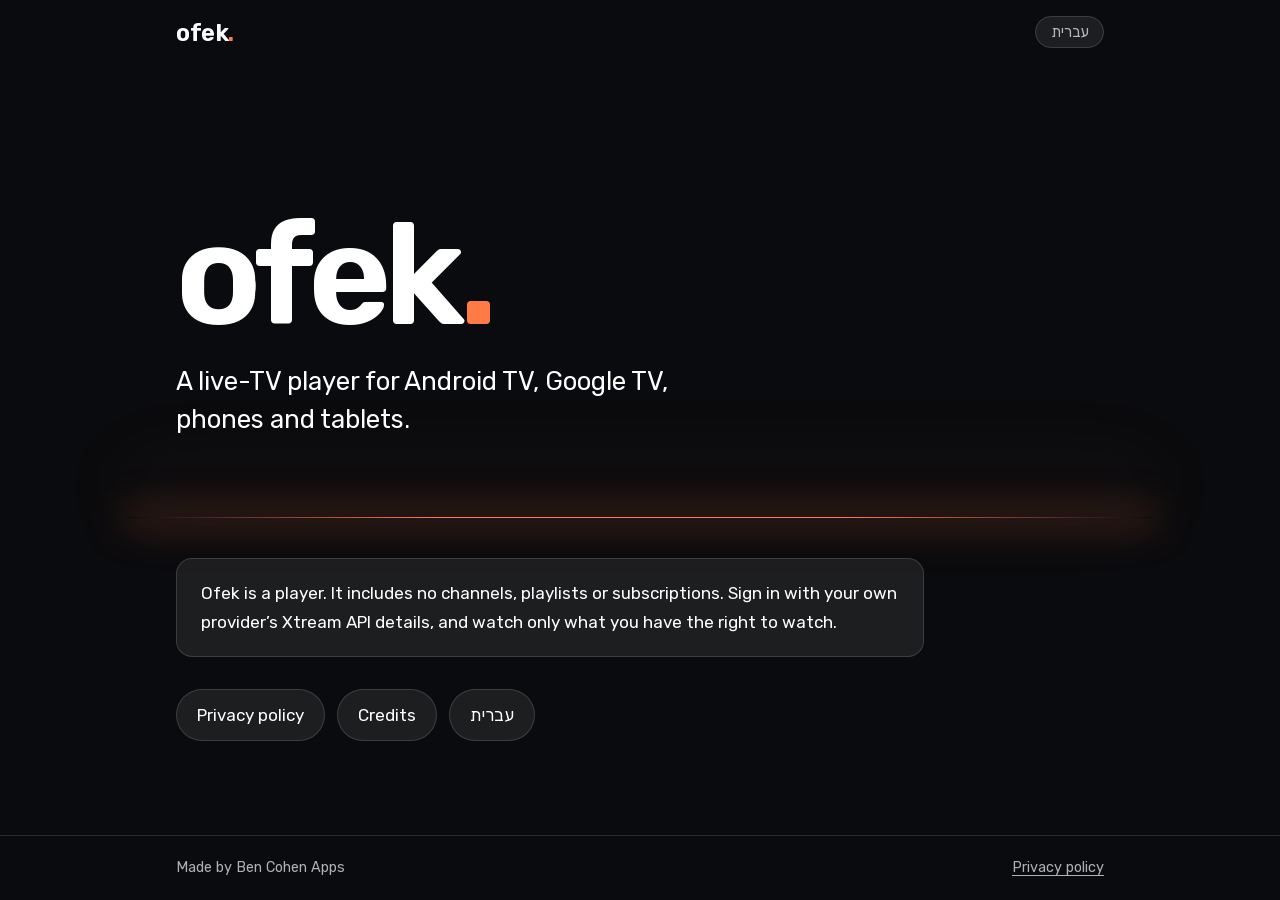
<file: index.html>
<!DOCTYPE html>
<html lang="en">
<head>
<meta charset="utf-8">
<meta name="viewport" content="width=device-width, initial-scale=1">
<title>Ofek</title>
<meta name="description" content="Ofek is a live-TV player for Android TV, Google TV, phones and tablets. It includes no channels.">
<meta name="theme-color" content="#0A0B0E">
<link rel="alternate" hreflang="he" href="he/">
<link rel="preload" href="assets/fonts/rubik-latin.woff2" as="font" type="font/woff2" crossorigin>
<link rel="stylesheet" href="assets/site.css">
</head>
<body>
<header class="bar">
<a class="mark" dir="ltr" href="./" aria-label="Ofek">ofek<i>.</i></a>
<nav class="lang" aria-label="Language"><a href="he/" hreflang="he" lang="he">עברית</a></nav>
</header>
<main>
<section class="hero">
<h1>ofek<i>.</i></h1>
<p class="lead">A live-TV player for Android TV, Google TV, phones and tablets.</p>
</section>
<div class="note"><p>Ofek is a player. It includes no channels, playlists or subscriptions. Sign in with your own provider’s Xtream API details, and watch only what you have the right to watch.</p></div>
<ul class="links">
<li><a href="privacy/">Privacy policy</a></li>
<li><a href="credits/">Credits</a></li>
<li><a href="he/" hreflang="he" lang="he">עברית</a></li>
</ul>
</main>
<footer><div><span>Made by Ben Cohen Apps</span><a href="privacy/">Privacy policy</a></div></footer>
</body>
</html>
</file>
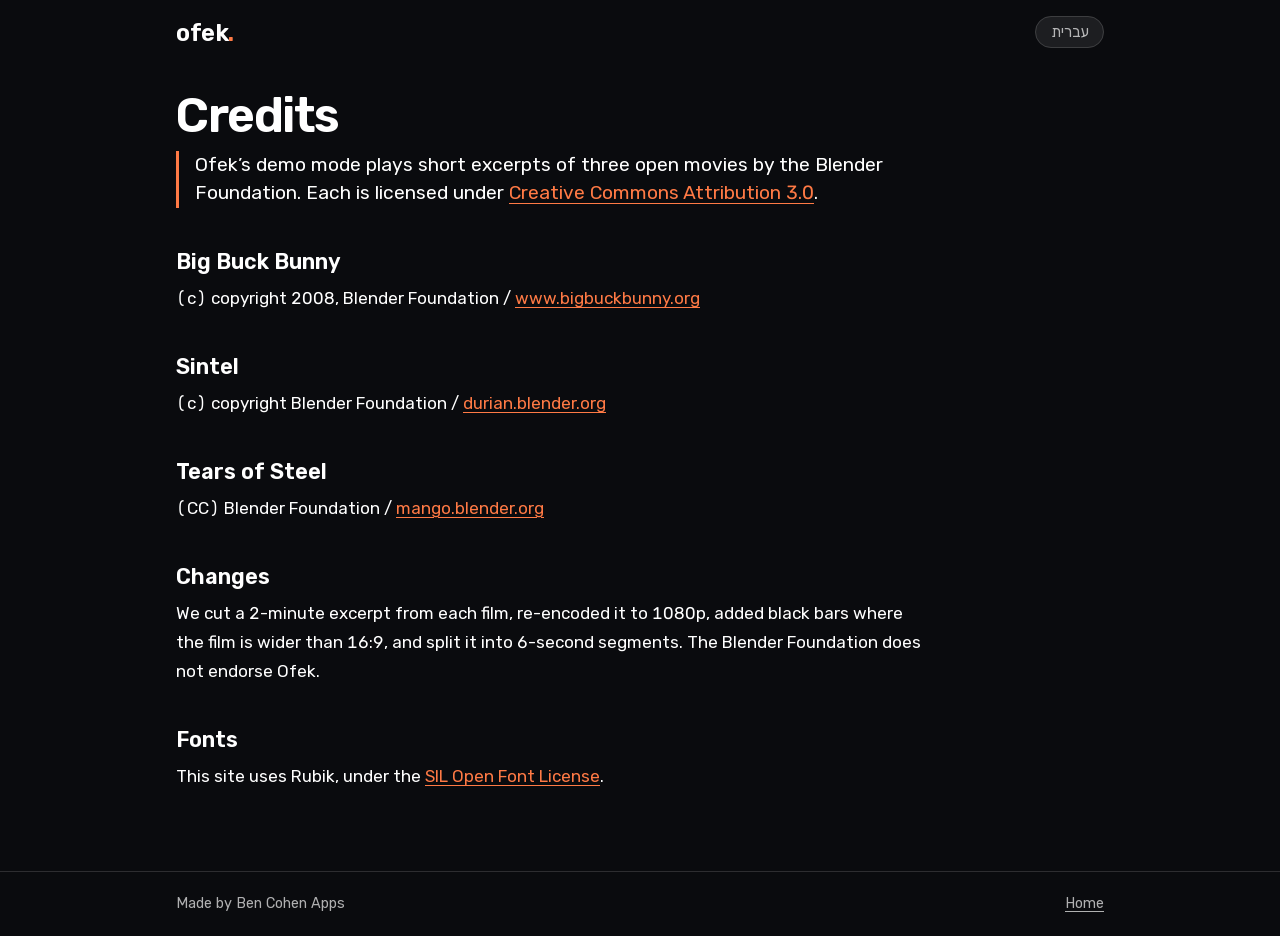
<file: credits/index.html>
<!DOCTYPE html>
<html lang="en">
<head>
<meta charset="utf-8">
<meta name="viewport" content="width=device-width, initial-scale=1">
<title>Credits – Ofek</title>
<meta name="description" content="Credits for the open movies in Ofek's demo mode.">
<meta name="theme-color" content="#0A0B0E">
<link rel="alternate" hreflang="he" href="../he/credits/">
<link rel="preload" href="../assets/fonts/rubik-latin.woff2" as="font" type="font/woff2" crossorigin>
<link rel="stylesheet" href="../assets/site.css">
</head>
<body>
<header class="bar">
<a class="mark" dir="ltr" href="../" aria-label="Ofek">ofek<i>.</i></a>
<nav class="lang" aria-label="Language"><a href="../he/credits/" hreflang="he" lang="he">עברית</a></nav>
</header>
<main>
<article class="doc">
<h1>Credits</h1>
<p class="summary">Ofek’s demo mode plays short excerpts of three open movies by the Blender Foundation. Each is licensed under <a href="https://creativecommons.org/licenses/by/3.0/">Creative Commons Attribution 3.0</a>.</p>

<h2>Big Buck Bunny</h2>
<p>(c) copyright 2008, Blender Foundation / <a href="https://peach.blender.org/about/">www.bigbuckbunny.org</a></p>

<h2>Sintel</h2>
<p>(c) copyright Blender Foundation / <a href="https://durian.blender.org/sharing/">durian.blender.org</a></p>

<h2>Tears of Steel</h2>
<p>(CC) Blender Foundation / <a href="https://mango.blender.org/about/">mango.blender.org</a></p>

<h2>Changes</h2>
<p>We cut a 2-minute excerpt from each film, re-encoded it to 1080p, added black bars where the film is wider than 16:9, and split it into 6-second segments. The Blender Foundation does not endorse Ofek.</p>

<h2>Fonts</h2>
<p>This site uses Rubik, under the <a href="../assets/fonts/OFL.txt">SIL Open Font License</a>.</p>
</article>
</main>
<footer><div><span>Made by Ben Cohen Apps</span><a href="../">Home</a></div></footer>
</body>
</html>
</file>
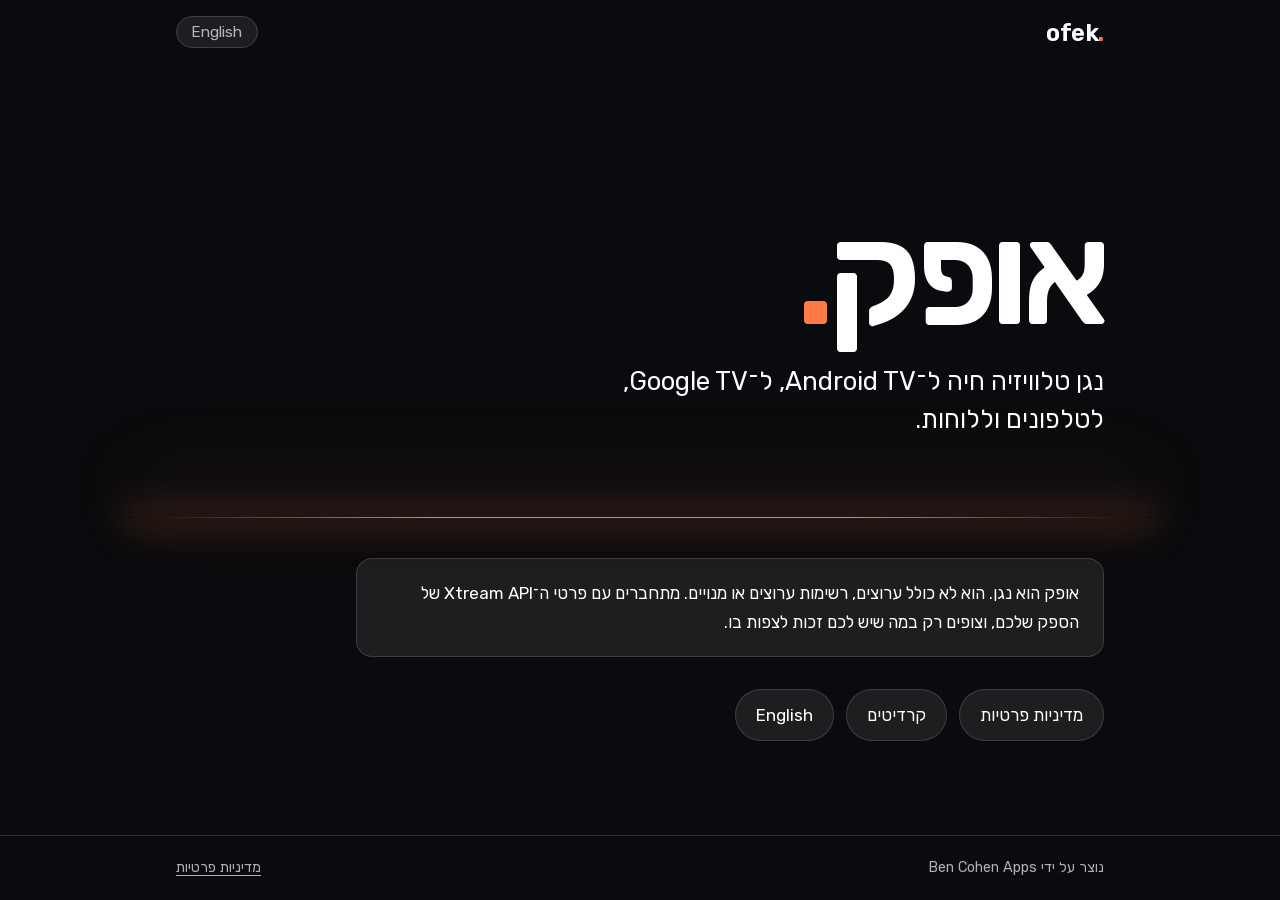
<file: he/index.html>
<!DOCTYPE html>
<html lang="he" dir="rtl">
<head>
<meta charset="utf-8">
<meta name="viewport" content="width=device-width, initial-scale=1">
<title>אופק</title>
<meta name="description" content="אופק הוא נגן טלוויזיה חיה ל־Android TV, ל־Google TV, לטלפונים וללוחות. הוא לא כולל ערוצים.">
<meta name="theme-color" content="#0A0B0E">
<link rel="alternate" hreflang="en" href="../">
<link rel="preload" href="../assets/fonts/rubik-hebrew.woff2" as="font" type="font/woff2" crossorigin>
<link rel="stylesheet" href="../assets/site.css">
</head>
<body>
<header class="bar">
<a class="mark" dir="ltr" href="./" aria-label="Ofek">ofek<i>.</i></a>
<nav class="lang" aria-label="Language"><a href="../" hreflang="en" lang="en">English</a></nav>
</header>
<main>
<section class="hero">
<h1>אופק<i>.</i></h1>
<p class="lead">נגן טלוויזיה חיה ל־<span class="latin">Android TV</span>, ל־<span class="latin">Google TV</span>, לטלפונים וללוחות.</p>
</section>
<div class="note"><p>אופק הוא נגן. הוא לא כולל ערוצים, רשימות ערוצים או מנויים. מתחברים עם פרטי ה־<span class="latin">Xtream API</span> של הספק שלכם, וצופים רק במה שיש לכם זכות לצפות בו.</p></div>
<ul class="links">
<li><a href="privacy/">מדיניות פרטיות</a></li>
<li><a href="credits/">קרדיטים</a></li>
<li><a href="../" hreflang="en" lang="en">English</a></li>
</ul>
</main>
<footer><div><span>נוצר על ידי <span class="latin">Ben Cohen Apps</span></span><a href="privacy/">מדיניות פרטיות</a></div></footer>
</body>
</html>
</file>
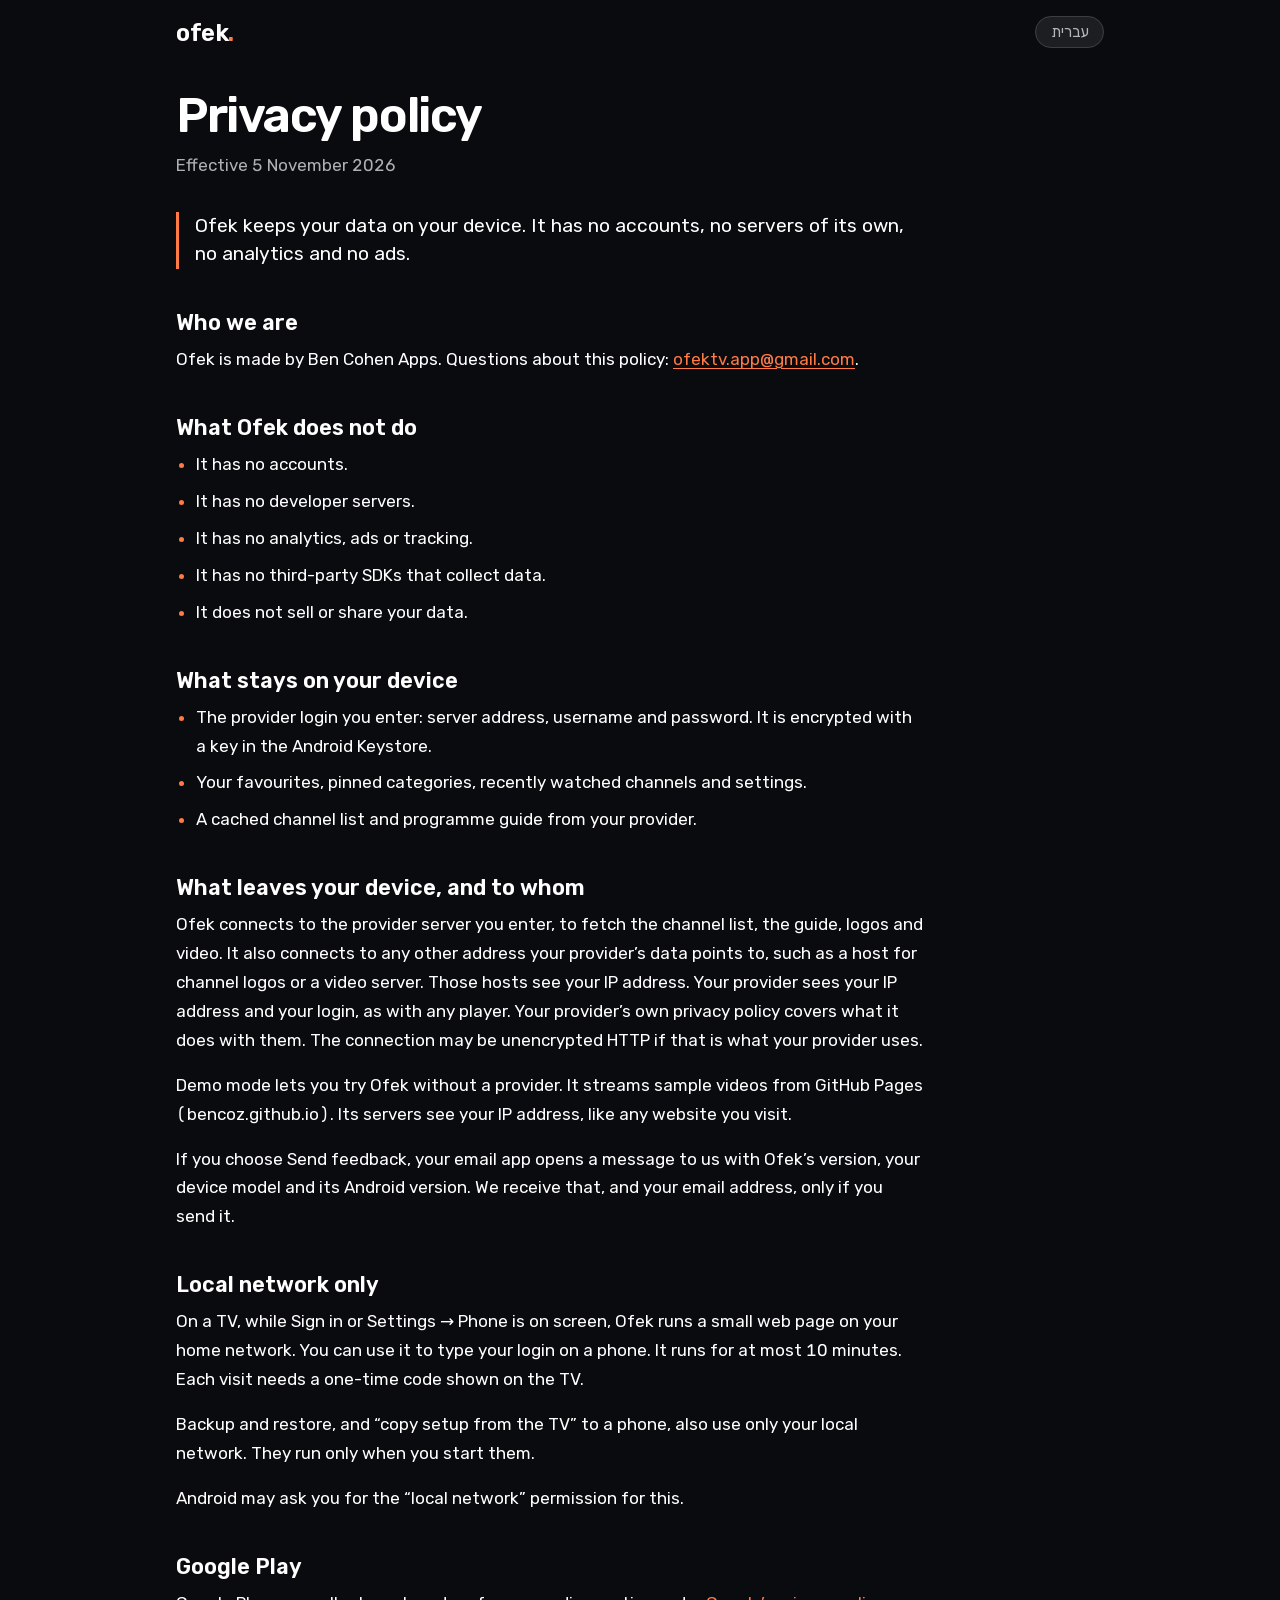
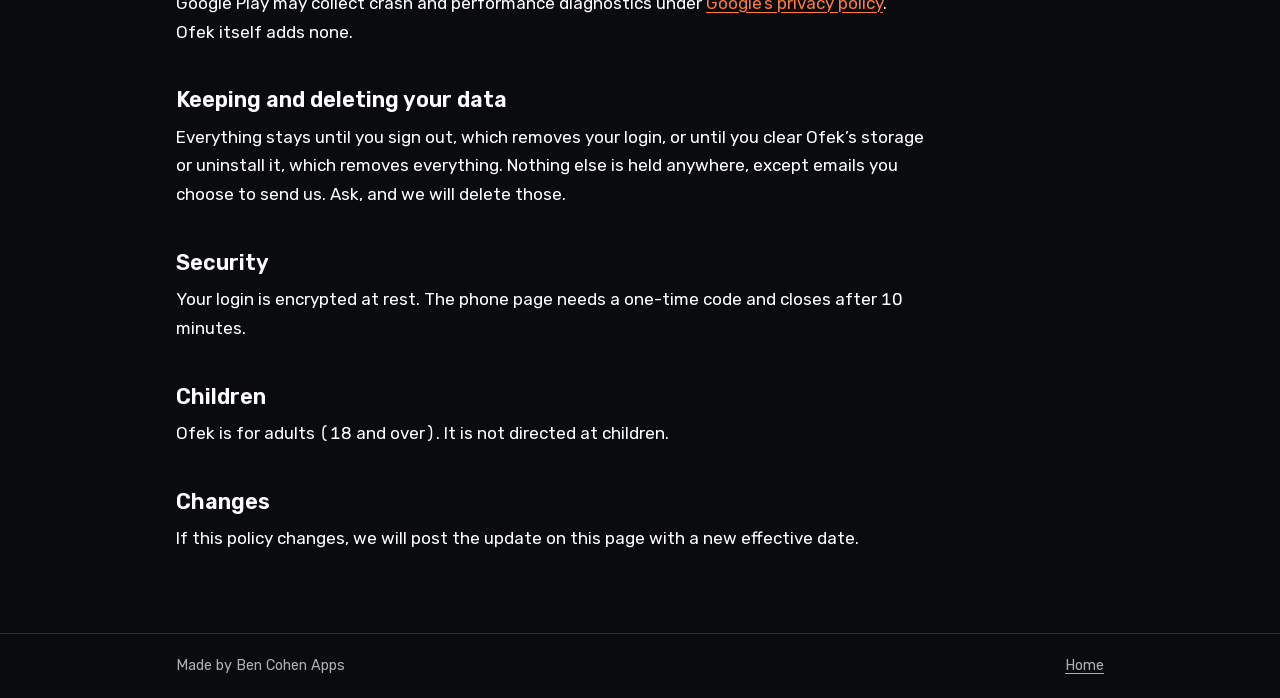
<file: privacy/index.html>
<!DOCTYPE html>
<html lang="en">
<head>
<meta charset="utf-8">
<meta name="viewport" content="width=device-width, initial-scale=1">
<title>Privacy policy – Ofek</title>
<meta name="description" content="How Ofek handles your data: it stays on your device.">
<meta name="theme-color" content="#0A0B0E">
<link rel="alternate" hreflang="he" href="../he/privacy/">
<link rel="preload" href="../assets/fonts/rubik-latin.woff2" as="font" type="font/woff2" crossorigin>
<link rel="stylesheet" href="../assets/site.css">
</head>
<body>
<header class="bar">
<a class="mark" dir="ltr" href="../" aria-label="Ofek">ofek<i>.</i></a>
<nav class="lang" aria-label="Language"><a href="../he/privacy/" hreflang="he" lang="he">עברית</a></nav>
</header>
<main>
<article class="doc">
<h1>Privacy policy</h1>
<p class="meta">Effective 5 November 2026</p>
<p class="summary">Ofek keeps your data on your device. It has no accounts, no servers of its own, no analytics and no ads.</p>

<h2>Who we are</h2>
<p>Ofek is made by Ben Cohen Apps. Questions about this policy: <a href="mailto:ofektv.app@gmail.com">ofektv.app@gmail.com</a>.</p>

<h2>What Ofek does not do</h2>
<ul>
<li>It has no accounts.</li>
<li>It has no developer servers.</li>
<li>It has no analytics, ads or tracking.</li>
<li>It has no third-party SDKs that collect data.</li>
<li>It does not sell or share your data.</li>
</ul>

<h2>What stays on your device</h2>
<ul>
<li>The provider login you enter: server address, username and password. It is encrypted with a key in the Android Keystore.</li>
<li>Your favourites, pinned categories, recently watched channels and settings.</li>
<li>A cached channel list and programme guide from your provider.</li>
</ul>

<h2>What leaves your device, and to whom</h2>
<p>Ofek connects to the provider server you enter, to fetch the channel list, the guide, logos and video. It also connects to any other address your provider’s data points to, such as a host for channel logos or a video server. Those hosts see your IP address. Your provider sees your IP address and your login, as with any player. Your provider’s own privacy policy covers what it does with them. The connection may be unencrypted HTTP if that is what your provider uses.</p>
<p>Demo mode lets you try Ofek without a provider. It streams sample videos from GitHub Pages (bencoz.github.io). Its servers see your IP address, like any website you visit.</p>

<p>If you choose Send feedback, your email app opens a message to us with Ofek’s version, your device model and its Android version. We receive that, and your email address, only if you send it.</p>

<h2>Local network only</h2>
<p>On a TV, while Sign in or Settings → Phone is on screen, Ofek runs a small web page on your home network. You can use it to type your login on a phone. It runs for at most 10 minutes. Each visit needs a one-time code shown on the TV.</p>
<p>Backup and restore, and “copy setup from the TV” to a phone, also use only your local network. They run only when you start them.</p>
<p>Android may ask you for the “local network” permission for this.</p>

<h2>Google Play</h2>
<p>Google Play may collect crash and performance diagnostics under <a href="https://policies.google.com/privacy">Google’s privacy policy</a>. Ofek itself adds none.</p>

<h2>Keeping and deleting your data</h2>
<p>Everything stays until you sign out, which removes your login, or until you clear Ofek’s storage or uninstall it, which removes everything. Nothing else is held anywhere, except emails you choose to send us. Ask, and we will delete those.</p>

<h2>Security</h2>
<p>Your login is encrypted at rest. The phone page needs a one-time code and closes after 10 minutes.</p>

<h2>Children</h2>
<p>Ofek is for adults (18 and over). It is not directed at children.</p>

<h2>Changes</h2>
<p>If this policy changes, we will post the update on this page with a new effective date.</p>
</article>
</main>
<footer><div><span>Made by Ben Cohen Apps</span><a href="../">Home</a></div></footer>
</body>
</html>
</file>
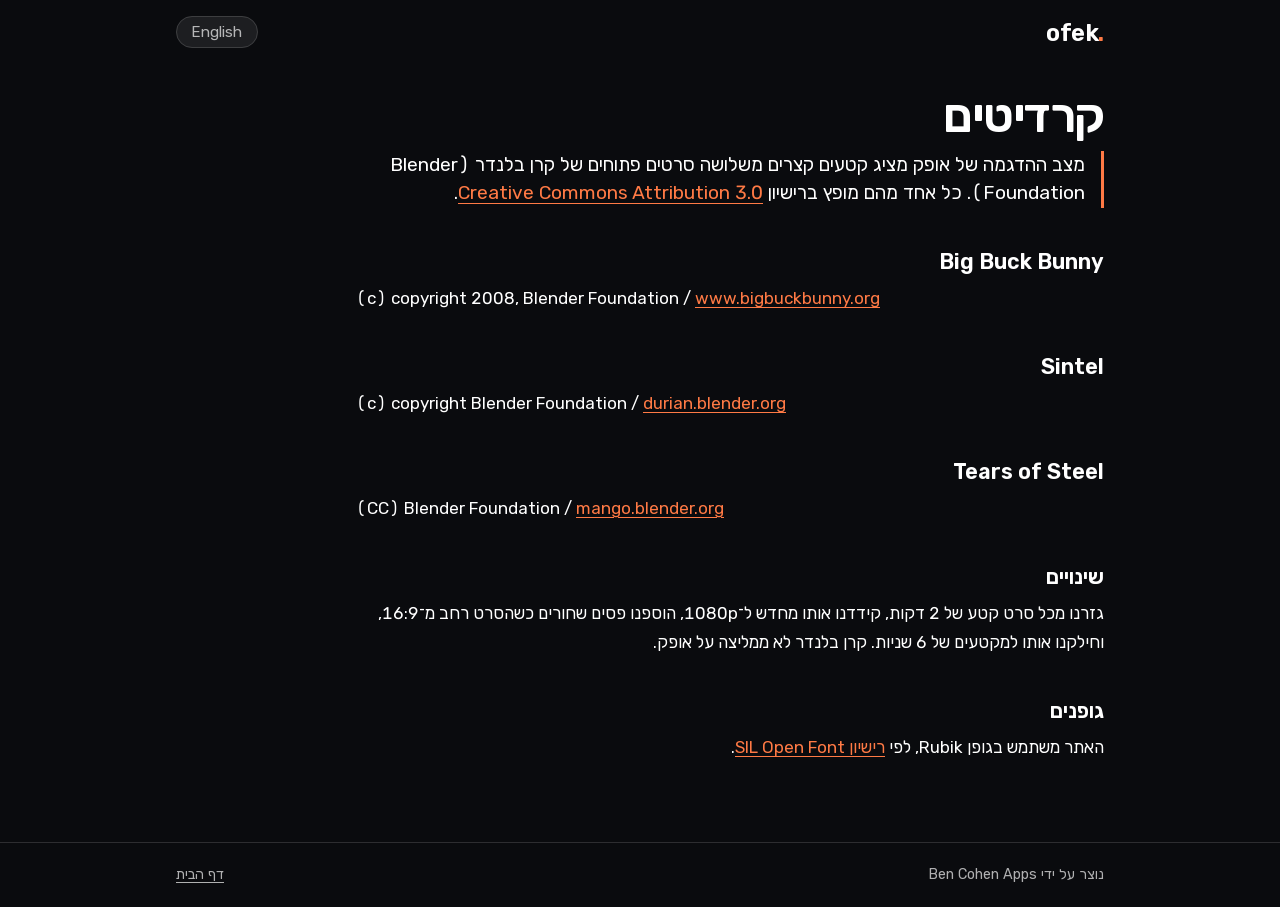
<file: he/credits/index.html>
<!DOCTYPE html>
<html lang="he" dir="rtl">
<head>
<meta charset="utf-8">
<meta name="viewport" content="width=device-width, initial-scale=1">
<title>קרדיטים – אופק</title>
<meta name="description" content="קרדיטים לסרטים הפתוחים במצב ההדגמה של אופק.">
<meta name="theme-color" content="#0A0B0E">
<link rel="alternate" hreflang="en" href="../../credits/">
<link rel="preload" href="../../assets/fonts/rubik-hebrew.woff2" as="font" type="font/woff2" crossorigin>
<link rel="stylesheet" href="../../assets/site.css">
</head>
<body>
<header class="bar">
<a class="mark" dir="ltr" href="../" aria-label="Ofek">ofek<i>.</i></a>
<nav class="lang" aria-label="Language"><a href="../../credits/" hreflang="en" lang="en">English</a></nav>
</header>
<main>
<article class="doc">
<h1>קרדיטים</h1>
<p class="summary">מצב ההדגמה של אופק מציג קטעים קצרים משלושה סרטים פתוחים של קרן בלנדר (<span class="latin">Blender Foundation</span>). כל אחד מהם מופץ ברישיון <a href="https://creativecommons.org/licenses/by/3.0/" hreflang="en">Creative Commons Attribution 3.0</a>.</p>

<h2><span class="latin">Big Buck Bunny</span></h2>
<p dir="ltr"><span class="latin">(c) copyright 2008, Blender Foundation / <a href="https://peach.blender.org/about/" hreflang="en">www.bigbuckbunny.org</a></span></p>

<h2><span class="latin">Sintel</span></h2>
<p dir="ltr"><span class="latin">(c) copyright Blender Foundation / <a href="https://durian.blender.org/sharing/" hreflang="en">durian.blender.org</a></span></p>

<h2><span class="latin">Tears of Steel</span></h2>
<p dir="ltr"><span class="latin">(CC) Blender Foundation / <a href="https://mango.blender.org/about/" hreflang="en">mango.blender.org</a></span></p>

<h2>שינויים</h2>
<p>גזרנו מכל סרט קטע של 2 דקות, קידדנו אותו מחדש ל־<span class="latin">1080p</span>, הוספנו פסים שחורים כשהסרט רחב מ־<span class="latin">16:9</span>, וחילקנו אותו למקטעים של 6 שניות. קרן בלנדר לא ממליצה על אופק.</p>

<h2>גופנים</h2>
<p>האתר משתמש בגופן <span class="latin">Rubik</span>, לפי <a href="../../assets/fonts/OFL.txt" hreflang="en">רישיון SIL Open Font</a>.</p>
</article>
</main>
<footer><div><span>נוצר על ידי <span class="latin">Ben Cohen Apps</span></span><a href="../">דף הבית</a></div></footer>
</body>
</html>
</file>
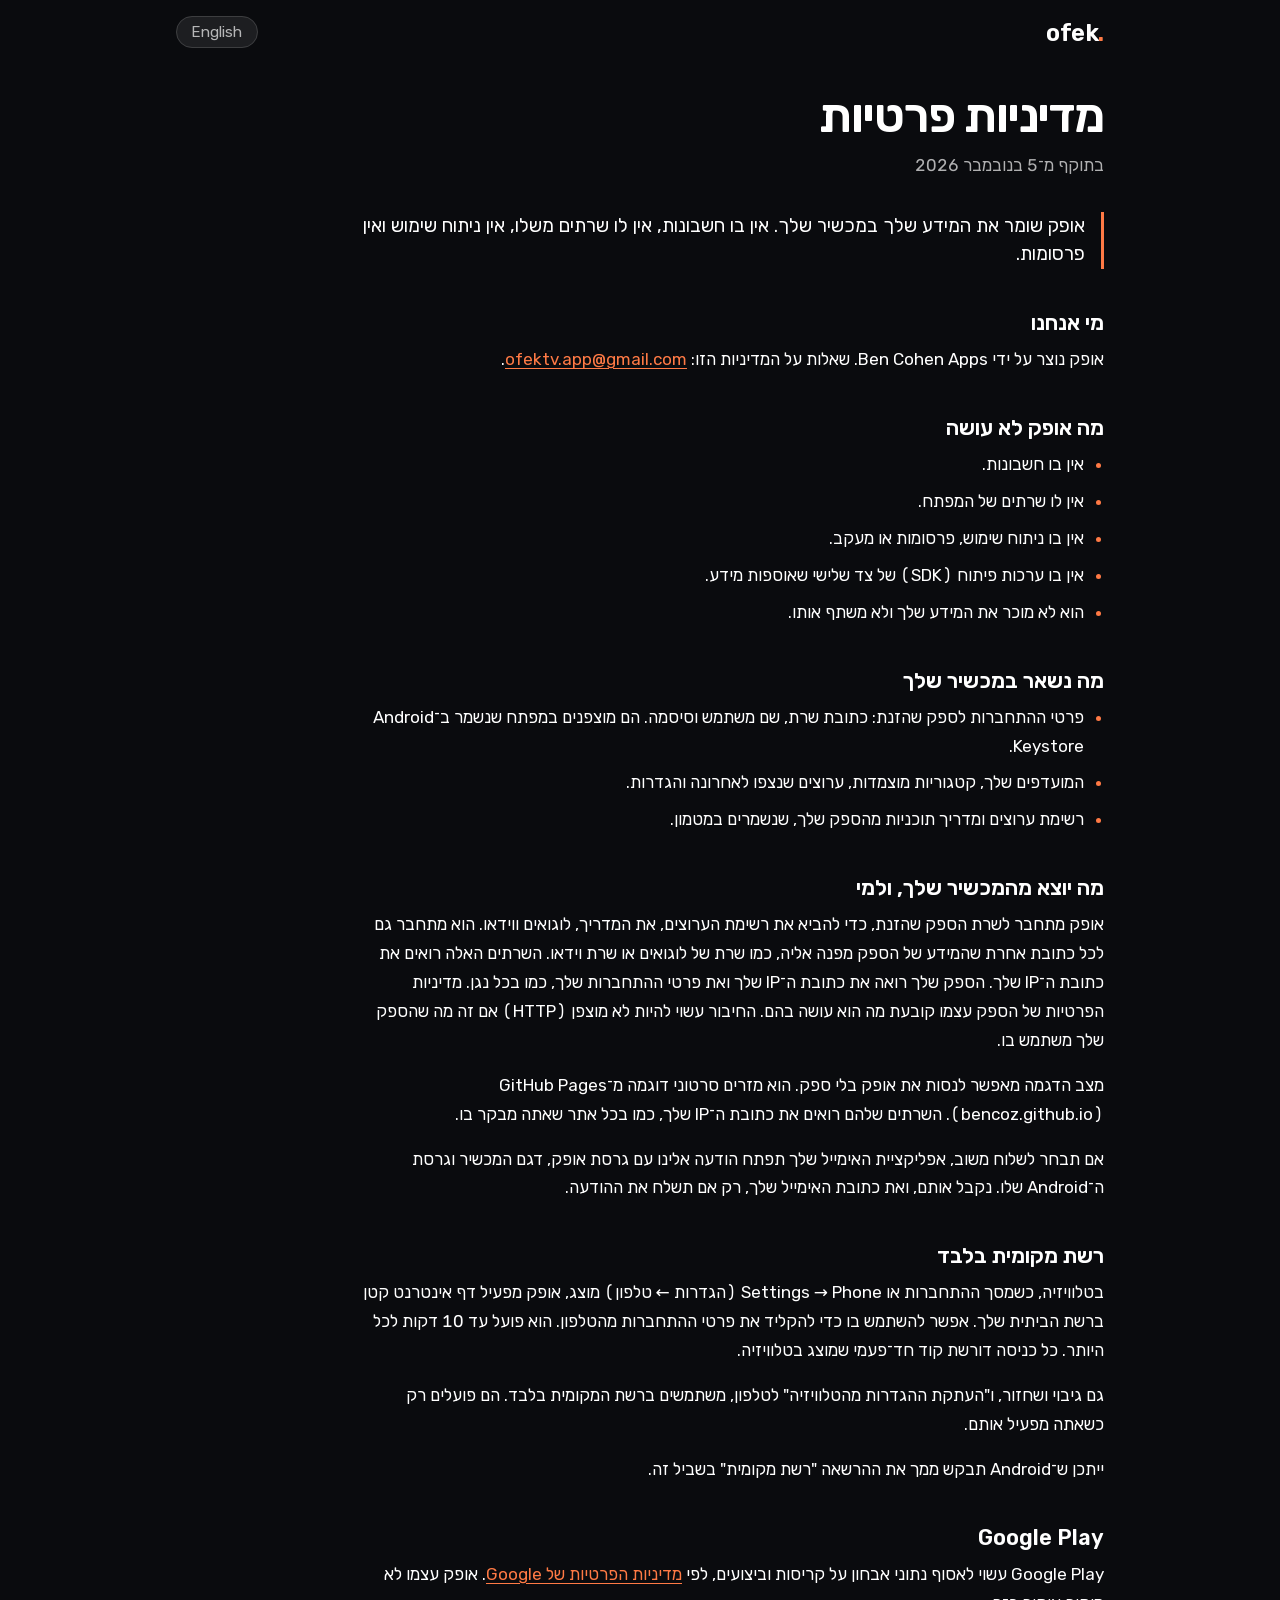
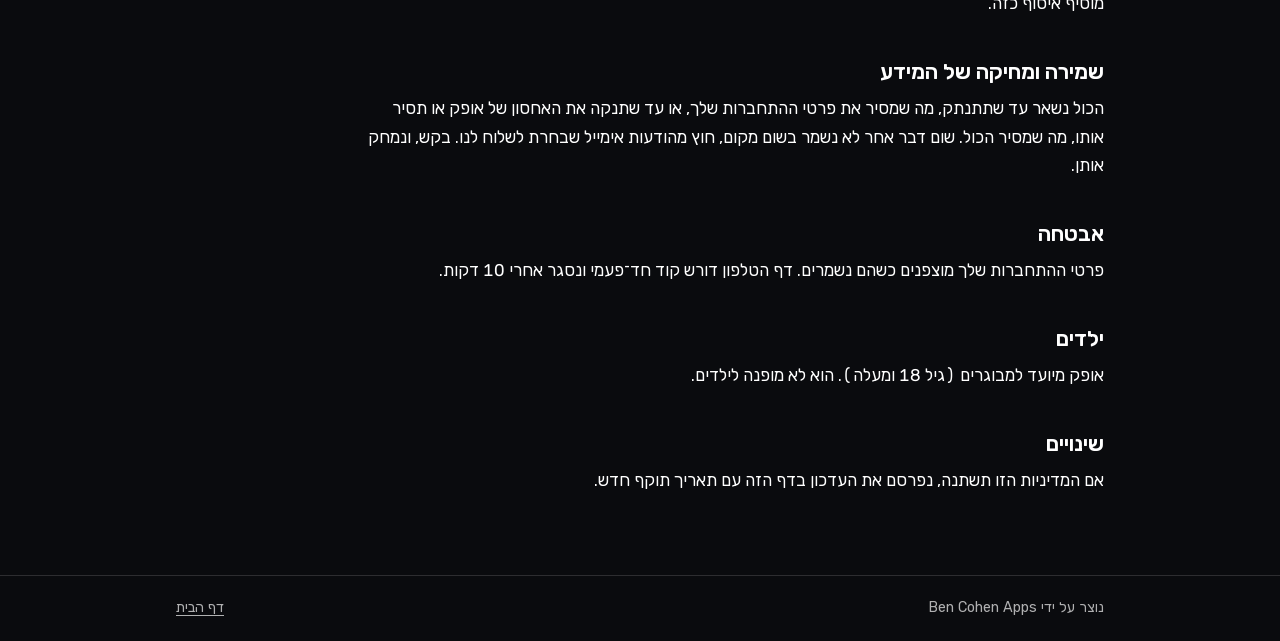
<file: he/privacy/index.html>
<!DOCTYPE html>
<html lang="he" dir="rtl">
<head>
<meta charset="utf-8">
<meta name="viewport" content="width=device-width, initial-scale=1">
<title>מדיניות פרטיות – אופק</title>
<meta name="description" content="איך אופק מטפל במידע שלך: הוא נשאר במכשיר שלך.">
<meta name="theme-color" content="#0A0B0E">
<link rel="alternate" hreflang="en" href="../../privacy/">
<link rel="preload" href="../../assets/fonts/rubik-hebrew.woff2" as="font" type="font/woff2" crossorigin>
<link rel="stylesheet" href="../../assets/site.css">
</head>
<body>
<header class="bar">
<a class="mark" dir="ltr" href="../" aria-label="Ofek">ofek<i>.</i></a>
<nav class="lang" aria-label="Language"><a href="../../privacy/" hreflang="en" lang="en">English</a></nav>
</header>
<main>
<article class="doc">
<h1>מדיניות פרטיות</h1>
<p class="meta">בתוקף מ־5 בנובמבר 2026</p>
<p class="summary">אופק שומר את המידע שלך במכשיר שלך. אין בו חשבונות, אין לו שרתים משלו, אין ניתוח שימוש ואין פרסומות.</p>

<h2>מי אנחנו</h2>
<p>אופק נוצר על ידי <span class="latin">Ben Cohen Apps</span>. שאלות על המדיניות הזו: <a href="mailto:ofektv.app@gmail.com">ofektv.app@gmail.com</a>.</p>

<h2>מה אופק לא עושה</h2>
<ul>
<li>אין בו חשבונות.</li>
<li>אין לו שרתים של המפתח.</li>
<li>אין בו ניתוח שימוש, פרסומות או מעקב.</li>
<li>אין בו ערכות פיתוח (<span class="latin">SDK</span>) של צד שלישי שאוספות מידע.</li>
<li>הוא לא מוכר את המידע שלך ולא משתף אותו.</li>
</ul>

<h2>מה נשאר במכשיר שלך</h2>
<ul>
<li>פרטי ההתחברות לספק שהזנת: כתובת שרת, שם משתמש וסיסמה. הם מוצפנים במפתח שנשמר ב־<span class="latin">Android Keystore</span>.</li>
<li>המועדפים שלך, קטגוריות מוצמדות, ערוצים שנצפו לאחרונה והגדרות.</li>
<li>רשימת ערוצים ומדריך תוכניות מהספק שלך, שנשמרים במטמון.</li>
</ul>

<h2>מה יוצא מהמכשיר שלך, ולמי</h2>
<p>אופק מתחבר לשרת הספק שהזנת, כדי להביא את רשימת הערוצים, את המדריך, לוגואים ווידאו. הוא מתחבר גם לכל כתובת אחרת שהמידע של הספק מפנה אליה, כמו שרת של לוגואים או שרת וידאו. השרתים האלה רואים את כתובת ה־<span class="latin">IP</span> שלך. הספק שלך רואה את כתובת ה־<span class="latin">IP</span> שלך ואת פרטי ההתחברות שלך, כמו בכל נגן. מדיניות הפרטיות של הספק עצמו קובעת מה הוא עושה בהם. החיבור עשוי להיות לא מוצפן (<span class="latin">HTTP</span>) אם זה מה שהספק שלך משתמש בו.</p>
<p>מצב הדגמה מאפשר לנסות את אופק בלי ספק. הוא מזרים סרטוני דוגמה מ־<span class="latin">GitHub Pages (bencoz.github.io)</span>. השרתים שלהם רואים את כתובת ה־<span class="latin">IP</span> שלך, כמו בכל אתר שאתה מבקר בו.</p>

<p>אם תבחר לשלוח משוב, אפליקציית האימייל שלך תפתח הודעה אלינו עם גרסת אופק, דגם המכשיר וגרסת ה־<span class="latin">Android</span> שלו. נקבל אותם, ואת כתובת האימייל שלך, רק אם תשלח את ההודעה.</p>

<h2>רשת מקומית בלבד</h2>
<p>בטלוויזיה, כשמסך ההתחברות או <span class="latin">Settings → Phone</span> (הגדרות ← טלפון) מוצג, אופק מפעיל דף אינטרנט קטן ברשת הביתית שלך. אפשר להשתמש בו כדי להקליד את פרטי ההתחברות מהטלפון. הוא פועל עד 10 דקות לכל היותר. כל כניסה דורשת קוד חד־פעמי שמוצג בטלוויזיה.</p>
<p>גם גיבוי ושחזור, ו"העתקת ההגדרות מהטלוויזיה" לטלפון, משתמשים ברשת המקומית בלבד. הם פועלים רק כשאתה מפעיל אותם.</p>
<p>ייתכן ש־<span class="latin">Android</span> תבקש ממך את ההרשאה "רשת מקומית" בשביל זה.</p>

<h2><span class="latin">Google Play</span></h2>
<p><span class="latin">Google Play</span> עשוי לאסוף נתוני אבחון על קריסות וביצועים, לפי <a href="https://policies.google.com/privacy" hreflang="en">מדיניות הפרטיות של Google</a>. אופק עצמו לא מוסיף איסוף כזה.</p>

<h2>שמירה ומחיקה של המידע</h2>
<p>הכול נשאר עד שתתנתק, מה שמסיר את פרטי ההתחברות שלך, או עד שתנקה את האחסון של אופק או תסיר אותו, מה שמסיר הכול. שום דבר אחר לא נשמר בשום מקום, חוץ מהודעות אימייל שבחרת לשלוח לנו. בקש, ונמחק אותן.</p>

<h2>אבטחה</h2>
<p>פרטי ההתחברות שלך מוצפנים כשהם נשמרים. דף הטלפון דורש קוד חד־פעמי ונסגר אחרי 10 דקות.</p>

<h2>ילדים</h2>
<p>אופק מיועד למבוגרים (גיל 18 ומעלה). הוא לא מופנה לילדים.</p>

<h2>שינויים</h2>
<p>אם המדיניות הזו תשתנה, נפרסם את העדכון בדף הזה עם תאריך תוקף חדש.</p>
</article>
</main>
<footer><div><span>נוצר על ידי <span class="latin">Ben Cohen Apps</span></span><a href="../">דף הבית</a></div></footer>
</body>
</html>
</file>
<file: assets/site.css>
@font-face{font-family:Rubik;font-style:normal;font-weight:400 700;font-display:swap;
  src:url(fonts/rubik-latin.woff2) format("woff2");
  unicode-range:U+0000-00FF,U+0131,U+0152-0153,U+02BB-02BC,U+02C6,U+02DA,U+02DC,U+0304,U+0308,U+0329,U+2000-206F,U+20AC,U+2122,U+2191,U+2193,U+2212,U+2215,U+FEFF,U+FFFD}
@font-face{font-family:Rubik;font-style:normal;font-weight:400 700;font-display:swap;
  src:url(fonts/rubik-hebrew.woff2) format("woff2");
  unicode-range:U+0307-0308,U+0590-05FF,U+200C-2010,U+20AA,U+25CC,U+FB1D-FB4F}

:root{
  --night:#0A0B0E;
  --glass:rgba(255,255,255,.08);
  --line:rgba(255,255,255,.14);
  --ember:#FF7A45;
  --text:#fff;
  --text-2:rgba(255,255,255,.68);
  --measure:68ch;
}
*{box-sizing:border-box}
html{background:var(--night);color-scheme:dark;-webkit-text-size-adjust:100%}
body{margin:0;min-height:100vh;display:flex;flex-direction:column;
  background:var(--night);color:var(--text);
  font:400 1.0625rem/1.7 Rubik,system-ui,sans-serif;
  font-variant-numeric:tabular-nums;text-rendering:optimizeLegibility}
a{color:var(--ember);text-underline-offset:.2em;text-decoration-thickness:1px}
a:hover{text-decoration-thickness:2px}
:focus-visible{outline:2px solid var(--ember);outline-offset:3px;border-radius:4px}

.bar{display:flex;justify-content:space-between;align-items:center;
  gap:1rem;padding:1.25rem clamp(1.25rem,5vw,3rem);max-width:64rem;width:100%;margin:0 auto}
.mark{font-weight:600;font-size:1.5rem;letter-spacing:-.02em;color:var(--text);text-decoration:none;line-height:1}
.mark i{font-style:normal;color:var(--ember)}
.lang{font-size:.95rem}
.lang a{color:var(--text-2);text-decoration:none;padding:.4rem .9rem;border:1px solid var(--line);
  border-radius:999px;background:var(--glass)}
.lang a:hover{color:var(--text);border-color:var(--ember)}

main{flex:1;width:100%;max-width:64rem;margin:0 auto;padding:0 clamp(1.25rem,5vw,3rem) 4rem}

/* Home: the horizon is the one memorable thing */
.hero{position:relative;padding:clamp(4rem,14vw,9rem) 0 clamp(3rem,8vw,5rem);margin-bottom:2.5rem}
.hero h1{font-size:clamp(4rem,16vw,9rem);font-weight:600;letter-spacing:-.05em;line-height:.9;margin:0 0 1.5rem}
.hero h1 i{font-style:normal;color:var(--ember)}
.hero p.lead{font-size:clamp(1.2rem,2.6vw,1.6rem);line-height:1.45;max-width:30ch;margin:0;color:var(--text)}
.hero::after{content:"";position:absolute;inset-inline:calc(-1 * clamp(1.25rem,5vw,3rem));bottom:0;height:1px;
  background:linear-gradient(90deg,transparent,var(--ember) 30%,var(--ember) 70%,transparent);
  box-shadow:0 0 40px 6px rgba(255,122,69,.35),0 -30px 90px 10px rgba(255,122,69,.12)}

.note{background:var(--glass);border:1px solid var(--line);border-radius:16px;
  padding:1.25rem 1.5rem;max-width:var(--measure);margin:0 0 2rem}
.note p{margin:0}
.links{display:flex;flex-wrap:wrap;gap:.75rem;padding:0;margin:0;list-style:none}
.links a{display:inline-block;padding:.65rem 1.25rem;border-radius:999px;background:var(--glass);
  border:1px solid var(--line);color:var(--text);text-decoration:none}
.links a:hover{border-color:var(--ember);color:var(--ember)}

/* Long-form */
.doc{max-width:var(--measure)}
.doc h1{font-size:clamp(2rem,6vw,3rem);line-height:1.1;letter-spacing:-.03em;font-weight:600;margin:1.5rem 0 .5rem}
.doc .meta{color:var(--text-2);margin:0 0 2rem}
.doc h2{font-size:1.35rem;line-height:1.3;font-weight:600;margin:2.5rem 0 .5rem}
.doc p,.doc ul{margin:0 0 1rem}
.doc ul{padding-inline-start:1.25rem}
.doc li{margin-bottom:.5rem}
.doc li::marker{color:var(--ember)}
.doc .summary{font-size:1.2rem;line-height:1.5;border-inline-start:3px solid var(--ember);
  padding-inline-start:1rem;margin:0 0 2rem}
[dir=rtl] .latin{unicode-bidi:isolate;direction:ltr}

footer{border-top:1px solid var(--line);color:var(--text-2);font-size:.9rem}
footer div{max-width:64rem;margin:0 auto;padding:1.25rem clamp(1.25rem,5vw,3rem);
  display:flex;flex-wrap:wrap;gap:.5rem 1.5rem;justify-content:space-between}
footer a{color:var(--text-2)}
footer a:hover{color:var(--ember)}

@media (prefers-reduced-motion:no-preference){
  .hero::after{animation:rise 1.4s ease-out both}
  @keyframes rise{from{opacity:0;transform:scaleX(.2)}to{opacity:1;transform:none}}
}
@media (forced-colors:active){.hero::after{background:CanvasText;box-shadow:none}}
</file>
